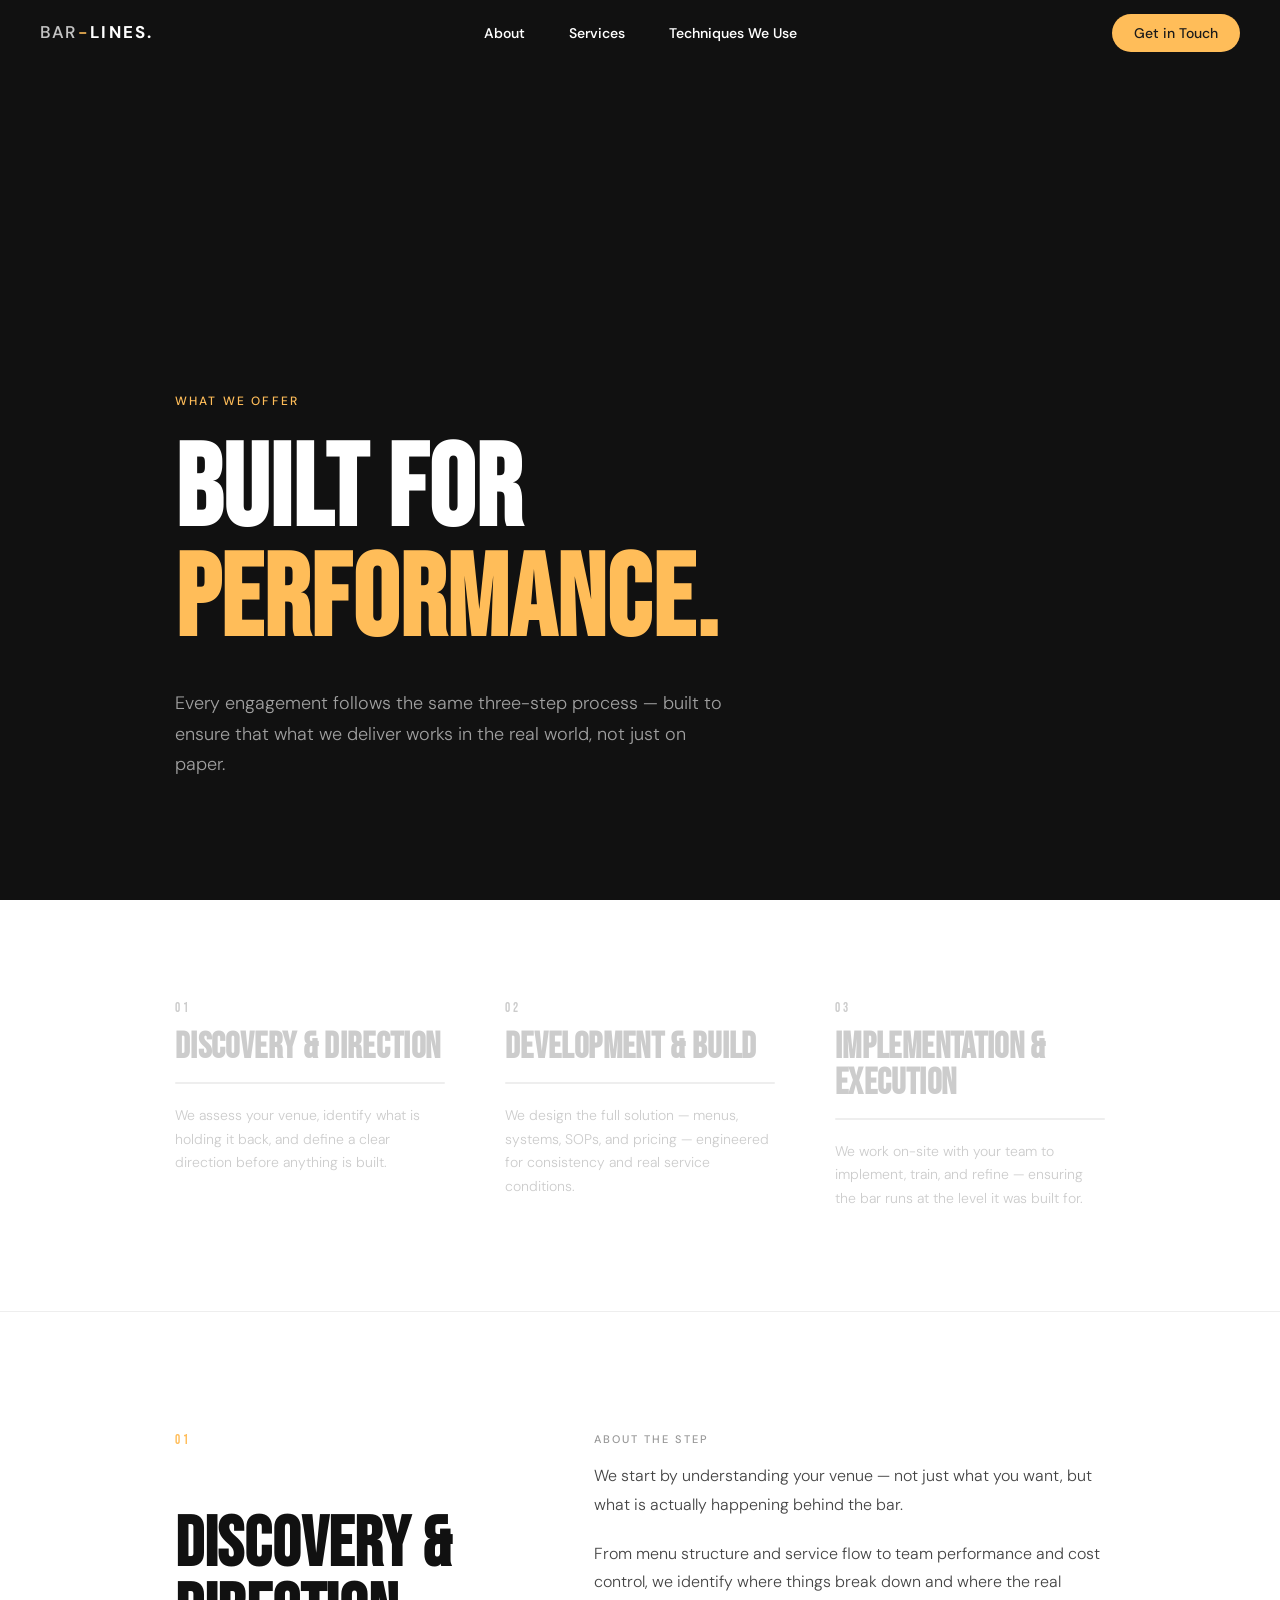
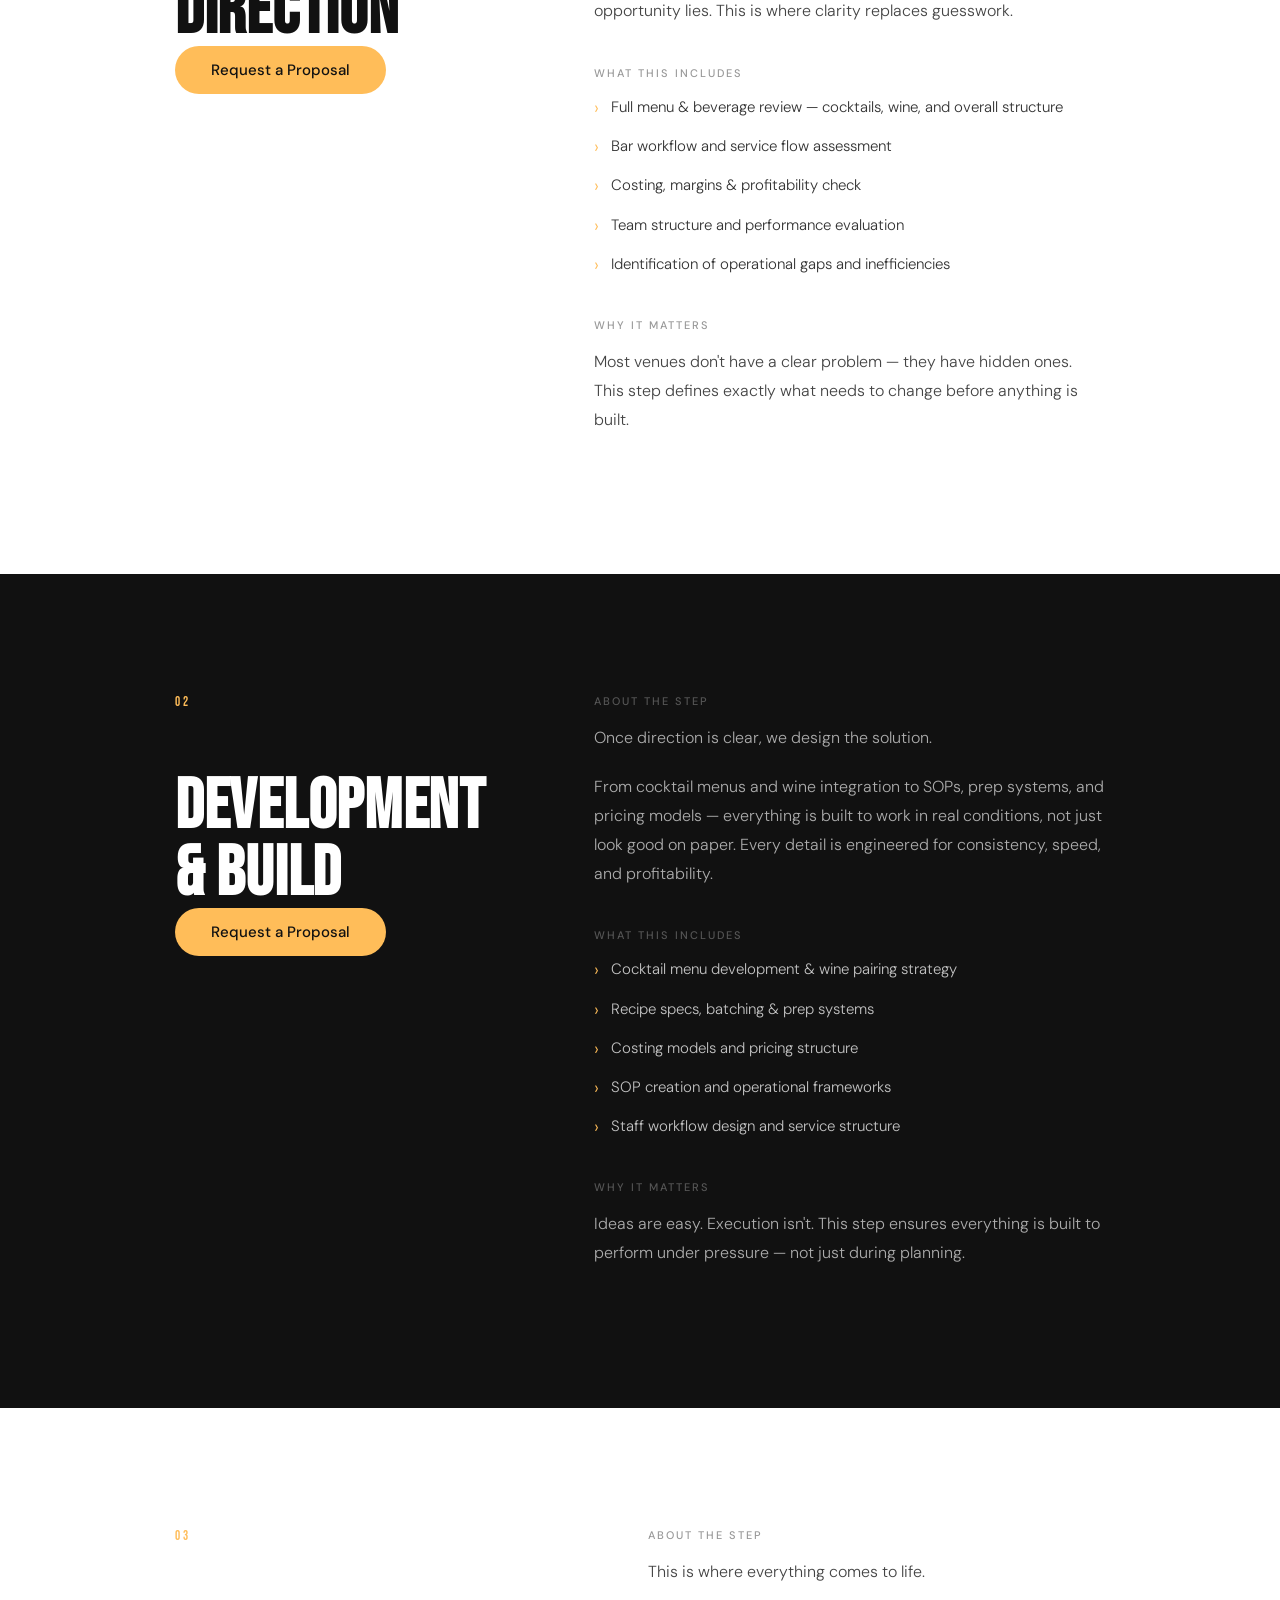
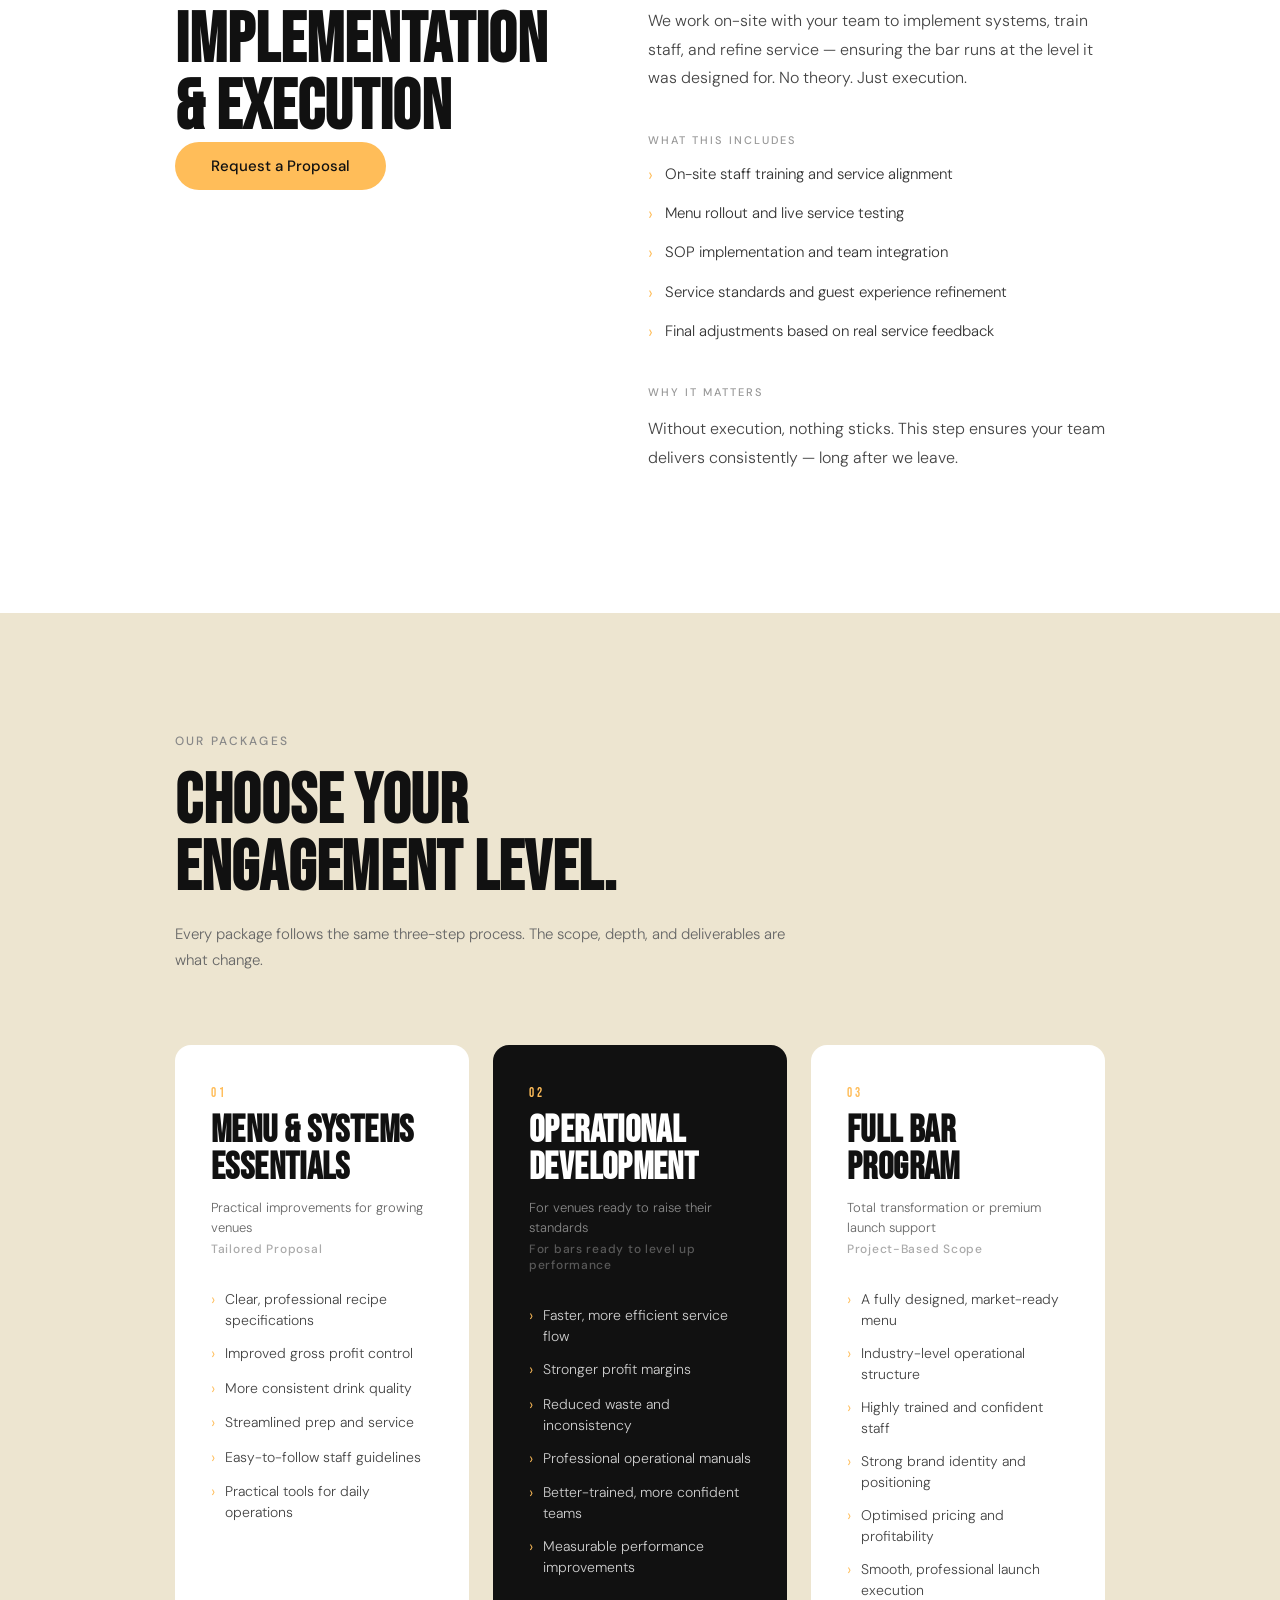
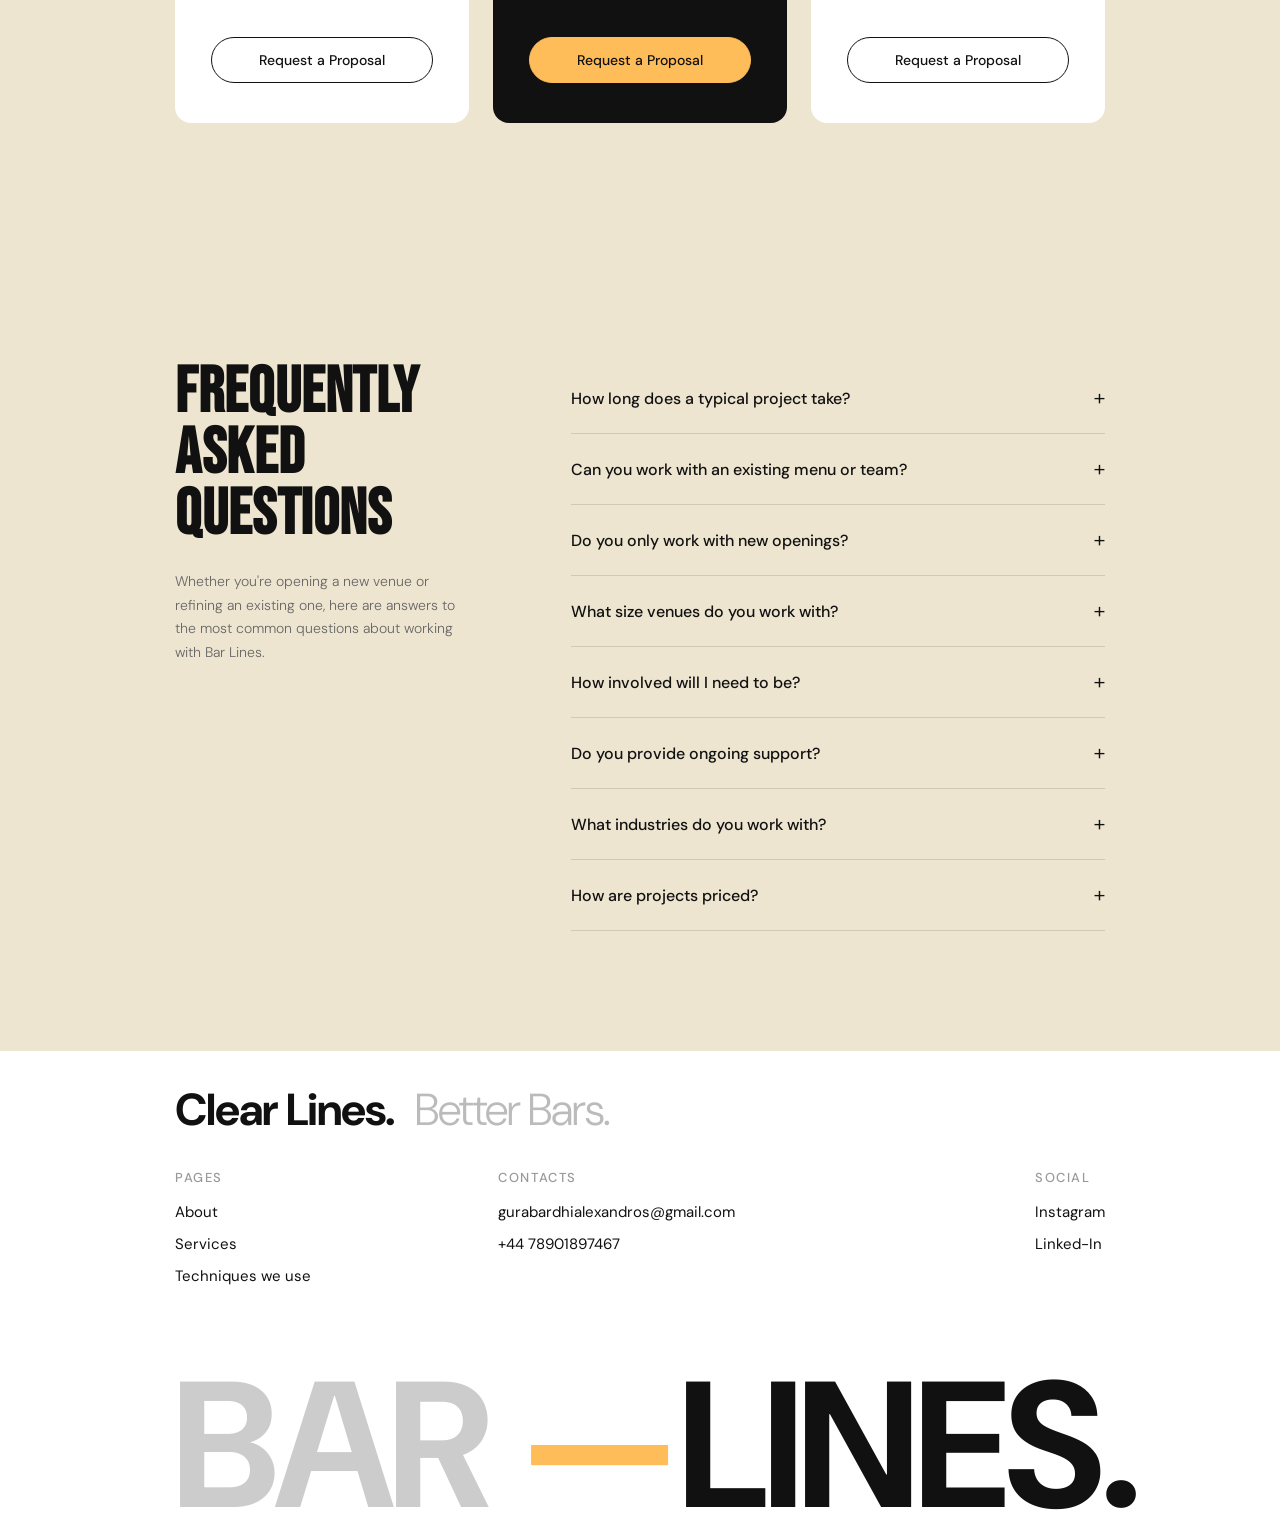
<file: services.html>
<!DOCTYPE html>
<html lang="en">
<head>
<meta charset="UTF-8">
<meta name="viewport" content="width=device-width, initial-scale=1.0">
<title>Services — BAR · LINES.</title>
<link rel="preconnect" href="https://fonts.googleapis.com">
<link rel="preconnect" href="https://fonts.gstatic.com" crossorigin>
<link href="https://fonts.googleapis.com/css2?family=Bebas+Neue&family=DM+Sans:wght@300;400;500&family=Inter+Tight:wght@300;400;500;600;700&display=swap" rel="stylesheet">
<link rel="stylesheet" href="styles.css">
<link rel="stylesheet" href="services.css">
</head>
<body>

<!-- NAVBAR -->
<nav id="navbar">
  <a href="index.html" class="nav-logo">
    <span class="light">BAR</span>
    <span class="dot"> - </span>
    <span class="bold">LINES.</span>
  </a>
  <ul class="nav-links">
    <li><a href="about.html" style="color:#ffffff!important;text-decoration:none!important;">About</a></li>
    <li><a href="services.html" style="color:#ffffff!important;text-decoration:none!important;">Services</a></li>
    <li><a href="#" style="color:#ffffff!important;text-decoration:none!important;">Techniques We Use</a></li>
  </ul>
  <div class="nav-cta-wrap">
    <a href="#" class="nav-cta">Get in Touch</a>
  </div>
  <button class="hamburger" id="hamburger" aria-label="Open menu">
    <span></span><span></span><span></span>
  </button>
</nav>

<!-- MOBILE DRAWER -->
<div class="mobile-menu" id="mobileMenu" aria-hidden="true">
  <div class="mob-topbar">
    <a href="index.html" class="mob-logo">
      <span class="light">BAR</span>
      <span class="dot"> - </span>
      <span class="bold">LINES.</span>
    </a>
    <button class="mob-close" id="mobClose" aria-label="Close menu"></button>
  </div>
  <ul class="mob-links">
    <li><a href="about.html" class="mob-link">About</a></li>
    <li><a href="services.html" class="mob-link">Services</a></li>
    <li><a href="#" class="mob-link">Techniques We Use</a></li>
  </ul>
  <a href="#" class="mob-cta">Get in Touch</a>
</div>

<!-- HERO -->
<section class="srv-hero">
  <div class="srv-hero-inner">
    <p class="srv-hero-label">What We Offer</p>
    <h1 class="srv-hero-headline">
      <span class="srv-line srv-line-1">Built for</span>
      <span class="srv-line srv-line-2">performance.</span>
    </h1>
    <p class="srv-hero-sub">Every engagement follows the same three-step process — built to ensure that what we deliver works in the real world, not just on paper.</p>
  </div>
</section>

<!-- OVERVIEW CARDS -->
<section class="srv-overview" id="srvOverview">
  <div class="srv-overview-grid">

    <div class="srv-ov-card" data-ov="0">
      <p class="srv-ov-number">01</p>
      <h3 class="srv-ov-title">Discovery &amp; Direction</h3>
      <div class="srv-ov-line"><span class="srv-ov-line-fill"></span></div>
      <p class="srv-ov-desc">We assess your venue, identify what is holding it back, and define a clear direction before anything is built.</p>
    </div>

    <div class="srv-ov-card" data-ov="1">
      <p class="srv-ov-number">02</p>
      <h3 class="srv-ov-title">Development &amp; Build</h3>
      <div class="srv-ov-line"><span class="srv-ov-line-fill"></span></div>
      <p class="srv-ov-desc">We design the full solution — menus, systems, SOPs, and pricing — engineered for consistency and real service conditions.</p>
    </div>

    <div class="srv-ov-card" data-ov="2">
      <p class="srv-ov-number">03</p>
      <h3 class="srv-ov-title">Implementation &amp; Execution</h3>
      <div class="srv-ov-line"><span class="srv-ov-line-fill"></span></div>
      <p class="srv-ov-desc">We work on-site with your team to implement, train, and refine — ensuring the bar runs at the level it was built for.</p>
    </div>

  </div>
</section>

<!-- STEP 01 -->
<section class="srv-expanded srv-expanded-light" id="step-01">
  <div class="srv-exp-inner">
    <div class="srv-exp-left">
      <p class="srv-exp-number">01</p>
      <h2 class="srv-exp-title">Discovery &amp;<br>Direction</h2>
      <a href="#contact" class="btn-primary srv-exp-cta">Request a Proposal</a>
    </div>
    <div class="srv-exp-right">
      <p class="srv-exp-section-label">About the step</p>
      <p class="srv-exp-body">We start by understanding your venue — not just what you want, but what is actually happening behind the bar.</p>
      <p class="srv-exp-body">From menu structure and service flow to team performance and cost control, we identify where things break down and where the real opportunity lies. This is where clarity replaces guesswork.</p>
      <p class="srv-exp-section-label">What this includes</p>
      <ul class="srv-exp-bullets">
        <li>Full menu &amp; beverage review — cocktails, wine, and overall structure</li>
        <li>Bar workflow and service flow assessment</li>
        <li>Costing, margins &amp; profitability check</li>
        <li>Team structure and performance evaluation</li>
        <li>Identification of operational gaps and inefficiencies</li>
      </ul>
      <p class="srv-exp-section-label">Why it matters</p>
      <p class="srv-exp-body">Most venues don't have a clear problem — they have hidden ones. This step defines exactly what needs to change before anything is built.</p>
    </div>
  </div>
</section>

<!-- STEP 02 -->
<section class="srv-expanded srv-expanded-dark" id="step-02">
  <div class="srv-exp-inner">
    <div class="srv-exp-left">
      <p class="srv-exp-number">02</p>
      <h2 class="srv-exp-title">Development<br>&amp; Build</h2>
      <a href="#contact" class="btn-primary srv-exp-cta">Request a Proposal</a>
    </div>
    <div class="srv-exp-right">
      <p class="srv-exp-section-label">About the step</p>
      <p class="srv-exp-body">Once direction is clear, we design the solution.</p>
      <p class="srv-exp-body">From cocktail menus and wine integration to SOPs, prep systems, and pricing models — everything is built to work in real conditions, not just look good on paper. Every detail is engineered for consistency, speed, and profitability.</p>
      <p class="srv-exp-section-label">What this includes</p>
      <ul class="srv-exp-bullets">
        <li>Cocktail menu development &amp; wine pairing strategy</li>
        <li>Recipe specs, batching &amp; prep systems</li>
        <li>Costing models and pricing structure</li>
        <li>SOP creation and operational frameworks</li>
        <li>Staff workflow design and service structure</li>
      </ul>
      <p class="srv-exp-section-label">Why it matters</p>
      <p class="srv-exp-body">Ideas are easy. Execution isn't. This step ensures everything is built to perform under pressure — not just during planning.</p>
    </div>
  </div>
</section>

<!-- STEP 03 -->
<section class="srv-expanded srv-expanded-light" id="step-03">
  <div class="srv-exp-inner">
    <div class="srv-exp-left">
      <p class="srv-exp-number">03</p>
      <h2 class="srv-exp-title">Implementation<br>&amp; Execution</h2>
      <a href="#contact" class="btn-primary srv-exp-cta">Request a Proposal</a>
    </div>
    <div class="srv-exp-right">
      <p class="srv-exp-section-label">About the step</p>
      <p class="srv-exp-body">This is where everything comes to life.</p>
      <p class="srv-exp-body">We work on-site with your team to implement systems, train staff, and refine service — ensuring the bar runs at the level it was designed for. No theory. Just execution.</p>
      <p class="srv-exp-section-label">What this includes</p>
      <ul class="srv-exp-bullets">
        <li>On-site staff training and service alignment</li>
        <li>Menu rollout and live service testing</li>
        <li>SOP implementation and team integration</li>
        <li>Service standards and guest experience refinement</li>
        <li>Final adjustments based on real service feedback</li>
      </ul>
      <p class="srv-exp-section-label">Why it matters</p>
      <p class="srv-exp-body">Without execution, nothing sticks. This step ensures your team delivers consistently — long after we leave.</p>
    </div>
  </div>
</section>

<!-- PACKAGES -->
<section class="srv-packages" id="packages">
  <div class="srv-packages-header">
    <p class="srv-packages-label">Our Packages</p>
    <h2 class="srv-packages-title">Choose your<br>engagement level.</h2>
    <p class="srv-packages-sub">Every package follows the same three-step process. The scope, depth, and deliverables are what change.</p>
  </div>
  <div class="srv-cards-grid">

    <div class="srv-card">
      <div class="srv-card-top">
        <p class="srv-card-number">01</p>
        <h2 class="srv-card-title">Menu &amp; Systems<br>Essentials</h2>
        <p class="srv-card-sub">Practical improvements for growing venues</p>
        <p class="srv-card-scope">Tailored Proposal</p>
      </div>
      <ul class="srv-card-bullets">
        <li>Clear, professional recipe specifications</li>
        <li>Improved gross profit control</li>
        <li>More consistent drink quality</li>
        <li>Streamlined prep and service</li>
        <li>Easy-to-follow staff guidelines</li>
        <li>Practical tools for daily operations</li>
      </ul>
      <a href="#contact" class="srv-card-btn">Request a Proposal</a>
    </div>

    <div class="srv-card srv-card-featured">
      <div class="srv-card-top">
        <p class="srv-card-number">02</p>
        <h2 class="srv-card-title">Operational<br>Development</h2>
        <p class="srv-card-sub">For venues ready to raise their standards</p>
        <p class="srv-card-scope">For bars ready to level up performance</p>
      </div>
      <ul class="srv-card-bullets">
        <li>Faster, more efficient service flow</li>
        <li>Stronger profit margins</li>
        <li>Reduced waste and inconsistency</li>
        <li>Professional operational manuals</li>
        <li>Better-trained, more confident teams</li>
        <li>Measurable performance improvements</li>
      </ul>
      <a href="#contact" class="srv-card-btn">Request a Proposal</a>
    </div>

    <div class="srv-card">
      <div class="srv-card-top">
        <p class="srv-card-number">03</p>
        <h2 class="srv-card-title">Full Bar<br>Program</h2>
        <p class="srv-card-sub">Total transformation or premium launch support</p>
        <p class="srv-card-scope">Project-Based Scope</p>
      </div>
      <ul class="srv-card-bullets">
        <li>A fully designed, market-ready menu</li>
        <li>Industry-level operational structure</li>
        <li>Highly trained and confident staff</li>
        <li>Strong brand identity and positioning</li>
        <li>Optimised pricing and profitability</li>
        <li>Smooth, professional launch execution</li>
      </ul>
      <a href="#contact" class="srv-card-btn">Request a Proposal</a>
    </div>

  </div>
</section>

<!-- FAQ -->
<section class="srv-faq" id="faq">
  <div class="srv-faq-inner">
    <div class="srv-faq-left">
      <h2 class="srv-faq-title">Frequently<br>Asked<br>Questions</h2>
      <p class="srv-faq-intro">Whether you're opening a new venue or refining an existing one, here are answers to the most common questions about working with Bar Lines.</p>
    </div>
    <div class="srv-faq-right">
      <div class="faq-item">
        <button class="faq-q">How long does a typical project take? <span class="faq-icon">+</span></button>
        <div class="faq-a"><p>Most projects run between 4 and 10 weeks, depending on scope. A menu refresh may take a few weeks, while full operational systems or pre-opening support require more time.</p></div>
      </div>
      <div class="faq-item">
        <button class="faq-q">Can you work with an existing menu or team? <span class="faq-icon">+</span></button>
        <div class="faq-a"><p>Absolutely. Bar Lines can refine current menus, improve costing, retrain staff, and optimise systems without starting from scratch.</p></div>
      </div>
      <div class="faq-item">
        <button class="faq-q">Do you only work with new openings? <span class="faq-icon">+</span></button>
        <div class="faq-a"><p>No. We regularly work with established bars and hotels that need better structure, improved margins, or a fresh creative direction.</p></div>
      </div>
      <div class="faq-item">
        <button class="faq-q">What size venues do you work with? <span class="faq-icon">+</span></button>
        <div class="faq-a"><p>From small independent bars to hotel operations and multi-site groups. The principles are the same — just scaled to your needs.</p></div>
      </div>
      <div class="faq-item">
        <button class="faq-q">How involved will I need to be? <span class="faq-icon">+</span></button>
        <div class="faq-a"><p>As involved as you'd like. We collaborate closely with owners and managers, but handle the heavy lifting so you can focus on running the business.</p></div>
      </div>
      <div class="faq-item">
        <button class="faq-q">Do you provide ongoing support? <span class="faq-icon">+</span></button>
        <div class="faq-a"><p>Yes. After a project is delivered, we can offer follow-up training, menu updates, and operational reviews as needed.</p></div>
      </div>
      <div class="faq-item">
        <button class="faq-q">What industries do you work with? <span class="faq-icon">+</span></button>
        <div class="faq-a"><p>Bars, restaurants, hotels, members clubs, and hospitality brands — anywhere cocktails and service standards matter.</p></div>
      </div>
      <div class="faq-item">
        <button class="faq-q">How are projects priced? <span class="faq-icon">+</span></button>
        <div class="faq-a"><p>Pricing depends on scope and complexity. After an initial consultation, you'll receive a clear proposal with defined deliverables and timelines.</p></div>
      </div>
    </div>
  </div>
</section>

<!-- FOOTER -->
<footer class="footer" id="footer">
  <div class="footer-top">
    <span class="footer-tagline-black">Clear Lines.</span>
    <span class="footer-tagline-grey">Better Bars.</span>
  </div>
  <div class="footer-mid">
    <div class="footer-col">
      <p class="footer-col-title">Pages</p>
      <a href="about.html">About</a>
      <a href="services.html">Services</a>
      <a href="#">Techniques we use</a>
    </div>
    <div class="footer-col">
      <p class="footer-col-title">Contacts</p>
      <a href="mailto:gurabardhialexandros@gmail.com">gurabardhialexandros@gmail.com</a>
      <a href="tel:+447890187467">+44 78901897467</a>
    </div>
    <div class="footer-col footer-col-social">
      <p class="footer-col-title">Social</p>
      <a href="#">Instagram</a>
      <a href="#">Linked-In</a>
    </div>
  </div>
  <div class="footer-lockup" id="footerLockup">
    <span class="lockup-left">BAR <span class="lockup-dash">—</span></span>
    <span class="lockup-right">LINES.</span>
  </div>
</footer>

<script src="main.js"></script>
<script src="services.js"></script>
</body>
</html>
</file>
<file: styles.css>
*, *::before, *::after { margin: 0; padding: 0; box-sizing: border-box; }

:root {
  --yellow: #ffbd59;
  --white: #ffffff;
  --dark: #1a1a1a;
  --overlay: rgba(10, 8, 5, 0.45);
}

body { font-family: 'DM Sans', sans-serif; background: #111; overflow-x: hidden; min-width: 1280px; }

/* NAV */
nav {
  position: fixed; top: 0; left: 0; right: 0;
  z-index: 100; background: transparent;
  display: grid; grid-template-columns: 1fr auto 1fr;
  align-items: center; padding: 0 40px; height: 64px;
  transition: background 0.4s ease, box-shadow 0.4s ease;
}
nav.scrolled {
  background: rgba(8, 8, 8, 0.24);
  backdrop-filter: blur(16px);
  -webkit-backdrop-filter: blur(16px);
  box-shadow: none;
}
nav.scrolled .nav-logo span.light { color: #9a9a9a; }
nav.scrolled .nav-logo span.bold  { color: #1f1f1f; }
nav.scrolled .nav-links a { color: #fff; }
nav.scrolled .hamburger span { background: #111; }

.nav-links { justify-self: center; }
.nav-cta-wrap { justify-self: end; }

.nav-logo { font-family: 'DM Sans', sans-serif; font-size: 17px; font-weight: 500; letter-spacing: 0.05em; text-decoration: none; display: flex; align-items: center; }
.nav-logo span.light { font-weight: 550; color: rgba(255,255,255,0.75); }
.nav-logo span.dot   { font-weight: 550; color: #ffbd59; margin: 0 2px; }
.nav-logo span.bold  { font-weight: 700; color: #fff; letter-spacing: 0.12em; }

.nav-links { display: flex; align-items: center; gap: 44px; list-style: none; }
.nav-links a { text-decoration: none; color:rgba(255,255,255,0.85); font-size: 14px; font-weight: 550; transition: opacity 0.2s; }
.nav-links a:hover { opacity: 0.55; }

.nav-cta { background: var(--yellow); color: #1a1a1a !important; font-weight: 500 !important; font-size: 14px !important; padding: 10px 22px; border-radius: 100px; text-decoration: none; transition: transform 0.2s, box-shadow 0.2s; white-space: nowrap; }
.nav-cta:hover { transform: translateY(-1px); box-shadow: 0 4px 18px rgba(255,189,89,0.45); }

/* HAMBURGER */
.hamburger { display: none; flex-direction: column; justify-content: center; gap: 5px; background: none; border: none; cursor: pointer; padding: 4px; z-index: 300; justify-self: end; }
.hamburger span { display: block; width: 24px; height: 2px; background: #fff; border-radius: 2px; transition: transform 0.3s ease, opacity 0.3s ease; transform-origin: center; }

/* MOBILE DRAWER */
.mobile-menu { position: fixed; top: 0; left: 0; right: 0; bottom: 0; background: #fff; z-index: 200; display: flex; flex-direction: column; padding: 0 28px 40px; transform: translateY(-100%); transition: transform 0.35s cubic-bezier(.23,1,.32,1); }
.mobile-menu.open { transform: translateY(0); }
.mob-topbar { display: flex; align-items: center; justify-content: space-between; height: 64px; flex-shrink: 0; }
.mob-logo { font-family: 'DM Sans', sans-serif; font-size: 17px; text-decoration: none; display: flex; align-items: center; }
.mob-logo span.light { font-weight: 550; color: #9a9a9a; }
.mob-logo span.dot   { font-weight: 550; color: #ffbd59; margin: 0 2px; }
.mob-logo span.bold  { font-weight: 700; color: #1f1f1f; letter-spacing: 0.12em; }
.mob-close { position: relative; width: 42px; height: 42px; background: #111; border: none; border-radius: 6px; cursor: pointer; display: flex; align-items: center; justify-content: center; flex-shrink: 0; }
.mob-close::before, .mob-close::after { content: ''; position: absolute; width: 16px; height: 2px; background: #fff; border-radius: 2px; }
.mob-close::before { transform: rotate(45deg); }
.mob-close::after  { transform: rotate(-45deg); }
.mob-links { list-style: none; display: flex; flex-direction: column; gap: 0; margin-top: 16px; }
.mob-links li a { display: block; text-decoration: none; color: #222; font-size: 17px; font-weight: 550; padding: 18px 0; transition: color 0.2s; }
.mob-links li a:hover { color: var(--yellow); }
.mob-cta { display: inline-block; margin-top: 28px; background: var(--yellow); color: #111; font-size: 15px; font-weight: 500; padding: 14px 32px; border-radius: 100px; text-decoration: none; align-self: flex-start; }

/* HERO */
.hero { position: relative; width: 100%; height: 100vh; min-height: 600px; display: flex; align-items: flex-end; justify-content: center; padding-bottom: 130px; overflow: hidden; }
.hero-bg-fallback { position: absolute; inset: 0; background: radial-gradient(ellipse at 30% 60%, rgba(180,100,30,0.55) 0%, transparent 60%), radial-gradient(ellipse at 70% 40%, rgba(120,60,10,0.4) 0%, transparent 55%), linear-gradient(135deg, #2a1a08 0%, #1a0e04 40%, #0d0804 100%); z-index: 0; }
.hero-overlay { position: absolute; inset: 0; background: var(--overlay); z-index: 1; }
.hero-video { position: absolute; inset: 0; width: 100%; height: 100%; object-fit: cover; object-position: center center; z-index: 0; opacity: 0.9; }
.hero-content { position: relative; z-index: 2; text-align: center; max-width: 900px; padding: 0 24px; animation: fadeUp 1s ease 0.2s both; }
.hero-headline { font-family: 'Bebas Neue', sans-serif; font-size: clamp(32px, 4.5vw, 62px); line-height: 1; color: var(--white); letter-spacing: 0.04em; text-transform: uppercase; margin-bottom: 18px; text-shadow: 0 2px 40px rgba(0,0,0,0.3); white-space: nowrap; }
.hero-sub { font-size: clamp(15px, 1.6vw, 18px); font-weight: 300; color: rgba(255,255,255,0.88); letter-spacing: 0.01em; margin-bottom: 38px; line-height: 1.5; }
.btn-primary { display: inline-block; background: var(--yellow); color: #111; font-family: 'DM Sans', sans-serif; font-size: 15px; font-weight: 500; padding: 14px 36px; border-radius: 100px; text-decoration: none; transition: transform 0.25s cubic-bezier(.23,1,.32,1), box-shadow 0.25s; }
.btn-primary:hover { transform: translateY(-2px) scale(1.02); box-shadow: 0 8px 28px rgba(255,189,89,0.5); }

@keyframes fadeUp { from { opacity: 0; transform: translateY(28px); } to { opacity: 1; transform: translateY(0); } }

/* ABOUT SECTION */
.about { background: #ede5d0; padding: 100px 175px; }
.about-top { display: grid; grid-template-columns: 1fr 1fr; gap: 40px; align-items: start; margin-bottom: 60px; }
.about-label { font-family: 'DM Sans', sans-serif; font-size: 12px; font-weight: 500; letter-spacing: 0.18em; text-transform: uppercase; color: #888; padding-top: 4px; }
.about-para { font-size: 16px; font-weight: 300; line-height: 1.75; color: #333; }
.about-big-word { font-family: 'Bebas Neue', sans-serif; font-size: clamp(80px, 14vw, 180px); line-height: 0.85; color: #111; letter-spacing: 0.01em; text-transform: uppercase; margin-bottom: 60px; }
.about-grid { display: grid; grid-template-columns: 1fr 1fr; gap: 48px; align-items: start; }
.about-image-wrap { width: 100%; aspect-ratio: 4/5; border-radius: 12px; overflow: hidden; background: #111; }
.about-image-wrap img { width: 100%; height: 100%; object-fit: cover; display: block; }
.about-services-list { display: flex; flex-direction: column; gap: 0; align-self: center; }
.about-service-item { border-radius: 10px; padding: 22px 24px; cursor: pointer; transition: background 0.3s ease; background: transparent; margin-bottom: 8px; }
.about-service-item:hover { background: var(--yellow); }
.about-service-header { display: flex; align-items: center; justify-content: space-between; gap: 16px; }
.about-service-title { font-size: 18px; font-weight: 500; color: #111; letter-spacing: -0.01em; }
.about-service-arrow { width: 40px; height: 40px; border-radius: 50%; border: 2px solid #111; display: flex; align-items: center; justify-content: center; flex-shrink: 0; transition: background 0.3s, border-color 0.3s; }
.about-service-item:hover .about-service-arrow { background: #111; border-color: #111; }
.about-service-arrow svg { width: 16px; height: 16px; }
.about-service-arrow svg path { stroke: #111; transition: stroke 0.3s; }
.about-service-item:hover .about-service-arrow svg path { stroke: #fff; }
.about-service-body { max-height: 0; overflow: hidden; transition: max-height 0.35s ease, opacity 0.3s ease; opacity: 0; }
.about-service-item:hover .about-service-body { max-height: 120px; opacity: 1; }
.about-service-body p { margin-top: 12px; font-size: 14px; font-weight: 300; color: #333; line-height: 1.6; }

/* SERVICES SECTION */
.services-section { background: #111; padding: 144px 175px 130px; overflow: hidden; }
.services-top { display: grid; grid-template-columns: 1fr 1fr; gap: 40px; align-items: start; margin-bottom: 48px; }
.services-label { font-family: 'DM Sans', sans-serif; font-size: 20px; font-weight: 500; letter-spacing: 0.2em; text-transform: uppercase; color: #9a9a9a; padding-top: 4px; max-width: 100%; }
.services-para { font-size: 20px; font-weight: 300; line-height: 1.8; color: #fff; max-width: 100%; }
.services-big-word { font-family: 'Bebas Neue', sans-serif; font-weight: 900; font-size: 350px; line-height: 0.9; color: #fff; letter-spacing: -0.01em; text-transform: uppercase; margin-top: 80px; margin-bottom: 56px; white-space: nowrap; width: 100vw; position: relative; left: 50%; transform: translateX(-50%); text-align: center; overflow: hidden; display: block; }
.services-grid { display: grid; grid-template-columns: 1fr 1fr; gap: 60px; align-items: center; }
.services-list { display: flex; flex-direction: column; gap: 0; }
.service-item { padding: 6px 0; cursor: pointer; background: transparent; }
.service-title { font-family: "Inter Tight", sans-serif; font-size: 32px; font-weight: 600; color: #9a9a9a; letter-spacing: -0.02em; line-height: 1.15; transition: color 0.3s ease; display: block; white-space: nowrap; }
.service-item:hover .service-title { color: #fff; }
.service-desc { font-size: 14px; font-weight: 300; color:rgba(255,255,255,0.25); line-height: 1.6; margin-top: 8px; transition: color 0.25s ease; }
.service-item:hover .service-desc { color: rgba(255,255,255,0.65); }

.services-image-wrap { width: 100%; border-radius: 16px; overflow: hidden; background: #222; aspect-ratio: 1302/932; }
.service-img { width: 100%; height: 100%; object-fit: cover; object-position: center; display: block; border-radius: 16px; position: absolute; top: 0; left: 0; opacity: 0; transition: opacity 0.4s ease; }
.service-img.active { opacity: 1; }

/* Desktop service body */
.service-header { display: flex; align-items: center; justify-content: space-between; gap: 16px; }
.service-arrow { display: none; }
.service-body { display: block; max-height: 0; opacity: 0; overflow: hidden; transition: max-height 0.35s ease, opacity 0.3s ease; }
.service-body p { font-size: 14px; font-weight: 300; color: rgba(255,255,255,0.25); line-height: 1.6; margin-top: 6px; transition: color 0.25s ease; max-width: 480px; white-space: normal; }
.service-item:hover .service-body p { color: rgba(255,255,255,0.65); }
.service-item:hover .service-body { max-height: 200px; opacity: 1; overflow: visible; }
.service-item { background: transparent !important; padding: 6px 0; }
.service-item.active { background: transparent !important; }

/* DAY/NIGHT TOGGLE */
.theme-toggle {
  position: fixed;
  bottom: 32px;
  right: 32px;
  z-index: 999;
  width: 52px;
  height: 52px;
  border-radius: 50%;
  background: var(--yellow);
  border: none;
  cursor: pointer;
  display: flex;
  align-items: center;
  justify-content: center;
  box-shadow: 0 4px 20px rgba(0,0,0,0.3);
  transition: transform 0.2s ease, box-shadow 0.2s ease;
}
.theme-toggle:hover {
  transform: scale(1.1);
  box-shadow: 0 6px 28px rgba(255,189,89,0.5);
}
.theme-toggle svg { width: 22px; height: 22px; }
.icon-moon { display: block; }
.icon-sun  { display: none; }

/* ── REVEAL SECTION ── */
.reveal-section {
  background: #F2F0EF;
  padding: 100px 175px;
  overflow: hidden;
}

.reveal-label {
  font-family: 'DM Sans', sans-serif;
  font-size: 14px;
  font-weight: 500;
  letter-spacing: 0.15em;
  text-transform: uppercase;
  color: #111;
  margin-bottom: 40px;
}
.reveal-label .rl-bar   { color: #9a9a9a; }
.reveal-label .rl-dash  { color: #ffbd59; margin: 0 4px; }
.reveal-label .rl-lines { color: #111; font-weight: 700; }

/* Scroll fill text */
.scroll-fill-text {
  font-family: 'Bebas Neue', sans-serif;
  font-size: clamp(48px, 7vw, 100px);
  font-weight: 900;
  line-height: 1.05;
  letter-spacing: -0.01em;
  text-transform: uppercase;
  margin-top: 80px;
  margin-bottom: 80px;
  display: inline-block;
  width: 100%;
}

.scroll-fill-text .word {
  color: lab(100% 0.01 -0.01);
  display: inline-block;
  margin-right: 0.22em;
  transition: color 0.18s linear;
}

.scroll-fill-text br + .word {
  margin-left: 0;
}

/* Cards track */

/* BASE (shared) */
.cards-track-wrap {
  overflow: hidden;
  margin: 0 -175px;
}

/* IMAGE ROW (tight spacing) */
.photo-track-wrap {
  padding: 20px 0 28px;
  margin-bottom: 28px;
}

/* TESTIMONIAL ROW (normal spacing) */
.testimonial-track-wrap {
  padding: 12px 0 0;
  margin-bottom: 0;
}

.cards-track {
  display: flex;
  padding: 0;
  width: max-content;
  will-change: transform;
  transform: translateX(0px);
}

/* tighter spacing for images */
.photo-track {
  gap: 16px;
}

/* keep testimonials spaced */
.testimonial-track {
  gap: 20px;
  padding-left: 120px;
  padding-right: 175px;
}

/* Photo cards */
.photo-card {
  width: 260px;
  height: 260px;
  flex-shrink: 0;
  border-radius: 8px;
  overflow: hidden;
}


.photo-loop-wrap {
  overflow: hidden;
  width: 100%;
  padding: 30px 0 40px;
  margin-bottom: 28px;
  position: relative;
}

.photo-loop-track {
  display: flex;
  align-items: center;
  width: max-content;
  will-change: transform;
  transform: translateX(0);
  column-gap: 16px;
}

.photo-loop-group {
  display: flex;
  gap: 16px;
  flex-shrink: 0;
}

.photo-card {
  width: 280px;
  height: 280px;
  flex-shrink: 0;
  border-radius: 0;
  overflow: hidden;
  transform: none;
  transition: transform 0.3s ease;
  cursor: pointer;
}
.photo-card:hover {
  transform: rotate(3deg) scale(1.03) !important;
}

.photo-card img { width: 100%; height: 100%; object-fit: cover; display: block; }

/* Testimonial cards */
.test-card {
  width: 280px;
  min-height: 280px;
  flex-shrink: 0;
  background: #f8f8f8;
  border-radius: 6px;
  padding: 24px;
  transform: rotate(0deg);
  transition: transform 0.4s cubic-bezier(.23,1,.32,1);
  cursor: pointer;
  display: flex;
  flex-direction: column;
  gap: 8px;
}

.test-card:hover {
  transform: rotate(3deg) scale(1.03) !important;
}

.test-avatar {
  width: 40px;
  height: 40px;
  border-radius: 50%;
  background: #bfbdbd;
  margin-bottom: 4px;
}
.test-name { font-size: 14px; font-weight: 600; color: #111; }
.test-loc  { font-size: 12px; font-weight: 400; color: #888; margin-bottom: 8px; }
.test-card p { font-size: 14px; font-weight: 300; color: #333; line-height: 1.65; font-style: italic; }

@media (max-width: 768px) {
  .reveal-section { padding: 60px 24px; }
  .cards-track-wrap { margin: 0 -24px; }
  .cards-track { padding: 0 24px; }
  .photo-card { width: 220px; height: 220px; }
  .test-card { width: 240px; }
}

@media (max-width: 768px) {

  body { min-width: unset; overflow-x: hidden; }

  /* NAV */
  nav {
    grid-template-columns: auto 1fr auto;
    padding: 0 20px;
    background: transparent;
    box-shadow: none;
    backdrop-filter: none;
    transition: background 0.4s ease, backdrop-filter 0.4s ease;
  }
  nav.scrolled {
    background: transparent !important;
    box-shadow: none !important;
  }
  nav.scrolled .nav-logo span.light { color: rgba(255,255,255,0.75); }
  nav.scrolled .nav-logo span.bold  { color: #fff; }
  nav.scrolled .nav-links a { color: rgba(255,255,255,0.85); }
  nav.scrolled .hamburger span { background: #fff; }
  .nav-links, .nav-cta-wrap { display: none; }
  .hamburger { display: flex; }

  /* HERO — content at bottom */
  .hero {
    min-height: 100svh;
    align-items: flex-end;
    padding-bottom: 60px;
  }
  .hero-video {
    width: 100%;
    height: 100%;
    object-fit: cover;
    object-position: center center;
  }
  .hero-content {
    padding: 0 24px;
    text-align: center;
    max-width: 100%;
  }
  .hero-headline {
    white-space: normal;
    font-size: clamp(36px, 11vw, 60px);
    text-align: center;
    margin-bottom: 12px;
  }
  .hero-sub {
    font-size: 14px;
    text-align: center;
    margin-bottom: 24px;
  }
  .btn-primary {
    font-size: 14px;
    padding: 12px 28px;
  }

  /* SERVICES SECTION */
  .services-section {
    padding: 48px 20px 60px;
    overflow: hidden;
  }
  .services-top {
    grid-template-columns: 1fr;
    gap: 12px;
    margin-bottom: 24px;
  }
  .services-label { font-size: 11px; }
  .services-para  { font-size: 13px; line-height: 1.6; }

  .services-big-word {
    font-size: 22vw;
    margin-top: 0;
    margin-bottom: 24px;
    order: -1;
  }
  .services-section { display: flex; flex-direction: column; }
  .services-top { order: 1; }
  .services-grid { order: 2; }

  /* Mobile services — full width accordion */
  .services-grid { grid-template-columns: 1fr; gap: 0; }
  .services-image-wrap { display: none; }
  .services-list { gap: 0; }
  .service-item {
    border-radius: 10px;
    padding: 18px 20px;
    margin-bottom: 6px;
    background: transparent !important;
    transition: background 0.3s ease;
    cursor: pointer;
  }
  .service-item.active { background: var(--yellow) !important; }
  .service-header { display: flex; align-items: center; justify-content: space-between; gap: 12px; }
  .service-arrow { display: flex; }
  .service-body { display: block; }
  .service-title {
    font-family: 'DM Sans', sans-serif;
    font-size: 16px !important;
    font-weight: 500 !important;
    white-space: normal;
    line-height: 1.3;
    color: #fff;
    letter-spacing: -0.01em;
    transition: color 0.3s;
  }
  .service-item.active .service-title { color: #111; }
  .service-arrow {
    width: 34px; height: 34px;
    border-radius: 50%;
    border: 2px solid rgba(255,255,255,0.3);
    display: flex; align-items: center; justify-content: center;
    flex-shrink: 0;
    transition: background 0.3s, border-color 0.3s;
  }
  .service-item.active .service-arrow { background: #111; border-color: #111; }
  .service-arrow svg { width: 14px; height: 14px; }
  .service-arrow svg path { stroke: #fff; }
  .service-body { max-height: 0; overflow: hidden; opacity: 0; transition: max-height 0.35s ease, opacity 0.3s ease; }
  .service-item.active .service-body { max-height: 120px; opacity: 1; }
  .service-body p { margin-top: 10px; font-size: 13px; font-weight: 300; color: #333; line-height: 1.6; }

  /* Theme toggle smaller on mobile */
  .theme-toggle {
    width: 40px;
    height: 40px;
    bottom: 20px;
    right: 20px;
  }
  .theme-toggle svg { width: 16px; height: 16px; }
}

/* ── FOOTER ── */
.footer {
  background: #fff;
  padding: 30px 175px 0;
  overflow: hidden;
}

/* Tagline */
.footer-top {
  margin-bottom: 30px;
}
.footer-tagline-black {
  font-family: 'DM Sans', sans-serif;
  font-size: clamp(28px, 3.5vw, 48px);
  font-weight: 700;
  color: #111;
  letter-spacing: -0.02em;
  margin-right: 16px;
}
.footer-tagline-grey {
  font-family: 'DM Sans', sans-serif;
  font-size: clamp(28px, 3.5vw, 48px);
  font-weight: 300;
  color: #bbb;
  letter-spacing: -0.02em;
}

/* Three-column middle */
.footer-mid {
  display: grid;
  grid-template-columns: 1fr 1fr 1fr;
  gap: 40px;
  margin-bottom: 80px;
}
.footer-col {
  display: flex;
  flex-direction: column;
  gap: 12px;
}
.footer-col-social {
  justify-self: end;
}
.footer-col-title {
  font-family: 'DM Sans', sans-serif;
  font-size: 13px;
  font-weight: 500;
  letter-spacing: 0.12em;
  text-transform: uppercase;
  color: #999;
  margin-bottom: 4px;
}
.footer-col a {
  font-family: 'DM Sans', sans-serif;
  font-size: 15px;
  font-weight: 400;
  color: #111;
  text-decoration: none;
  transition: color 0.2s;
}
.footer-col a:hover {
  color: var(--yellow);
}

/* BAR — LINES. lockup */
.footer-lockup {
  display: flex;
  align-items: baseline;
  gap: 0.15em;
  overflow: hidden;
  line-height: 0.9;
  padding-bottom: 0;
  margin-left: -175px;
  margin-right: -175px;
}
.lockup-left,
.lockup-right {
  font-family: 'DM Sans', sans-serif;
  font-size: 14vw;
  font-weight: 700;
  line-height: 0.9;
  letter-spacing: -0.03em;
  display: inline-block;
  will-change: transform, opacity;
  transition: transform 0.9s cubic-bezier(.16,1,.3,1), opacity 0.9s ease;
}
.lockup-left  {
  color: #ccc;
  transform: translateX(-120px);
  opacity: 0;
}
.lockup-right {
  color: #111;
  transform: translateX(120px);
  opacity: 0;
}
.footer-lockup.visible .lockup-left,
.footer-lockup.visible .lockup-right {
  transform: translateX(0);
  opacity: 1;
}
.footer-lockup.visible .lockup-right {
  transition-delay: 0.08s;
}

/* Footer mobile */
@media (max-width: 768px) {
  .footer {
    padding: 60px 24px 0;
  }
  .footer-mid {
    grid-template-columns: 1fr 1fr;
    gap: 32px;
  }
  .footer-col-social {
    justify-self: start;
  }
}

/* Yellow dash in lockup */
.lockup-dash {
  color: var(--yellow);
}

/* Pull lockup flush to the left content edge */
.footer-lockup {
  margin-left: -0.2em; /* compensate for font's natural left bearing */
}
</file>
<file: services.css>
/* ══════════════════════════════════════
   SERVICES PAGE
══════════════════════════════════════ */

/* ── HERO ── */
.srv-hero {
  background: #111;
  min-height: 100vh;
  display: flex;
  align-items: flex-end;
  padding: 0 175px 120px;
  overflow: hidden;
}
.srv-hero-inner { max-width: 860px; }
.srv-hero-label {
  font-size: 12px;
  font-weight: 500;
  letter-spacing: 0.18em;
  text-transform: uppercase;
  color: var(--yellow);
  margin-bottom: 28px;
}
.srv-hero-headline {
  font-family: 'Bebas Neue', sans-serif;
  font-size: clamp(64px, 9vw, 130px);
  line-height: 0.95;
  color: #fff;
  letter-spacing: 0.01em;
  text-transform: uppercase;
  margin-bottom: 32px;
  display: flex;
  flex-direction: column;
  overflow: hidden;
}
.srv-line {
  display: block;
  transform: translateY(110%);
  opacity: 0;
  transition: transform 1s cubic-bezier(.16,1,.3,1), opacity 0.8s ease;
}
.srv-line-2 {
  color: var(--yellow);
  transition-delay: 0.15s;
}
.srv-hero.visible .srv-line {
  transform: translateY(0);
  opacity: 1;
}
.srv-hero-sub {
  font-size: 18px;
  font-weight: 300;
  color: rgba(255,255,255,0.6);
  line-height: 1.7;
  max-width: 560px;
  transform: translateY(20px);
  opacity: 0;
  transition: transform 0.9s ease 0.4s, opacity 0.9s ease 0.4s;
}
.srv-hero.visible .srv-hero-sub {
  transform: translateY(0);
  opacity: 1;
}

/* ── OVERVIEW CARDS ── */
.srv-overview {
  background: #fff;
  padding: 100px 175px;
  border-bottom: 1px solid #eee;
}
.srv-overview-grid {
  display: grid;
  grid-template-columns: repeat(3, 1fr);
  gap: 60px;
}
.srv-ov-card {
  display: flex;
  flex-direction: column;
}
.srv-ov-number {
  font-family: 'Bebas Neue', sans-serif;
  font-size: 13px;
  letter-spacing: 0.2em;
  color: #ccc;
  margin-bottom: 14px;
  transition: color 0.5s ease;
}
.srv-ov-title {
  font-family: 'Bebas Neue', sans-serif;
  font-size: clamp(28px, 2.8vw, 40px);
  line-height: 1;
  letter-spacing: 0.01em;
  text-transform: uppercase;
  color: #ccc;
  margin-bottom: 16px;
  transition: color 0.5s ease;
}
.srv-ov-line {
  width: 100%;
  height: 2px;
  background: #eee;
  margin-bottom: 20px;
  border-radius: 2px;
  overflow: hidden;
}
.srv-ov-line-fill {
  display: block;
  height: 100%;
  width: 0%;
  background: var(--yellow);
  border-radius: 2px;
  transition: width 0.8s cubic-bezier(.16,1,.3,1);
}
.srv-ov-desc {
  font-size: 14px;
  font-weight: 300;
  color: #ccc;
  line-height: 1.7;
  transition: color 0.5s ease;
}
/* filled state */
.srv-ov-card.filled .srv-ov-number    { color: #999; }
.srv-ov-card.filled .srv-ov-title     { color: #111; }
.srv-ov-card.filled .srv-ov-desc      { color: #555; }
.srv-ov-card.filled .srv-ov-line-fill { width: 100%; }

/* stagger the line transition per card */
.srv-ov-card:nth-child(2) .srv-ov-line-fill { transition-delay: 0.1s; }
.srv-ov-card:nth-child(3) .srv-ov-line-fill { transition-delay: 0.2s; }

/* ── EXPANDED STEP SECTIONS ── */
.srv-expanded {
  padding: 120px 175px;
  overflow: hidden;
}
.srv-expanded-light { background: #fff; }
.srv-expanded-dark  { background: #111; }

.srv-exp-inner {
  display: grid;
  grid-template-columns: 1fr 1.6fr;
  gap: 100px;
  align-items: start;
  opacity: 0;
  transform: translateY(48px);
  transition: opacity 0.9s ease, transform 0.9s cubic-bezier(.16,1,.3,1);
}
.srv-exp-inner.visible {
  opacity: 1;
  transform: translateY(0);
}

/* Left col */
.srv-exp-number {
  font-family: 'Bebas Neue', sans-serif;
  font-size: 13px;
  letter-spacing: 0.2em;
  color: var(--yellow);
  margin-bottom: 16px;
}
.srv-exp-title {
  font-family: 'Bebas Neue', sans-serif;
  font-size: clamp(52px, 5.5vw, 80px);
  line-height: 0.95;
  letter-spacing: 0.01em;
  text-transform: uppercase;
  margin-bottom: 48px;
  position: sticky;
  top: 100px;
}
.srv-expanded-light .srv-exp-title { color: #111; }
.srv-expanded-dark  .srv-exp-title { color: #fff; }

.srv-exp-cta {
  position: sticky;
  top: 240px;
  display: inline-block;
}

/* Right col */
.srv-exp-section-label {
  font-size: 11px;
  font-weight: 500;
  letter-spacing: 0.18em;
  text-transform: uppercase;
  margin-bottom: 16px;
  margin-top: 40px;
  display: block;
}
.srv-exp-right > .srv-exp-section-label:first-child { margin-top: 0; }
.srv-expanded-light .srv-exp-section-label { color: #999; }
.srv-expanded-dark  .srv-exp-section-label { color: #555; }

.srv-exp-body {
  font-size: 16px;
  font-weight: 300;
  line-height: 1.8;
  margin-bottom: 20px;
}
.srv-expanded-light .srv-exp-body { color: #444; }
.srv-expanded-dark  .srv-exp-body { color: rgba(255,255,255,0.65); }

.srv-exp-bullets {
  list-style: none;
  display: flex;
  flex-direction: column;
  gap: 14px;
  margin-bottom: 40px;
  padding: 0;
}
.srv-exp-bullets li {
  font-size: 15px;
  font-weight: 300;
  line-height: 1.5;
  display: flex;
  align-items: flex-start;
  gap: 12px;
}
.srv-expanded-light .srv-exp-bullets li { color: #333; }
.srv-expanded-dark  .srv-exp-bullets li { color: rgba(255,255,255,0.75); }
.srv-exp-bullets li::before {
  content: '›';
  font-size: 18px;
  color: var(--yellow);
  flex-shrink: 0;
  line-height: 1.4;
}

/* ── PACKAGES SECTION ── */
.srv-packages {
  background: #ede5d0;
  padding: 120px 175px;
}
.srv-packages-header {
  margin-bottom: 72px;
  max-width: 640px;
}
.srv-packages-label {
  font-size: 12px;
  font-weight: 500;
  letter-spacing: 0.18em;
  text-transform: uppercase;
  color: #888;
  margin-bottom: 20px;
  display: block;
}
.srv-packages-title {
  font-family: 'Bebas Neue', sans-serif;
  font-size: clamp(48px, 5.5vw, 76px);
  line-height: 0.95;
  color: #111;
  letter-spacing: 0.01em;
  text-transform: uppercase;
  margin-bottom: 20px;
}
.srv-packages-sub {
  font-size: 15px;
  font-weight: 300;
  color: #666;
  line-height: 1.7;
}

/* ── PACKAGE CARDS ── */
.srv-cards-grid {
  display: grid;
  grid-template-columns: repeat(3, 1fr);
  gap: 24px;
  align-items: stretch;
}
.srv-card {
  background: #fff;
  border-radius: 16px;
  padding: 40px 36px;
  display: flex;
  flex-direction: column;
  opacity: 0;
  transform: translateY(40px);
  transition: opacity 0.8s ease, transform 0.8s cubic-bezier(.16,1,.3,1);
}
.srv-card.visible { opacity: 1; transform: translateY(0); }
.srv-card:nth-child(2) { transition-delay: 0.12s; }
.srv-card:nth-child(3) { transition-delay: 0.24s; }

.srv-card-featured { background: #111; }
.srv-card-featured .srv-card-number  { color: var(--yellow); }
.srv-card-featured .srv-card-title   { color: #fff; }
.srv-card-featured .srv-card-sub     { color: rgba(255,255,255,0.5); }
.srv-card-featured .srv-card-scope   { color: rgba(255,255,255,0.3); }
.srv-card-featured .srv-card-bullets li { color: rgba(255,255,255,0.8); }
.srv-card-featured .srv-card-bullets li::before { color: var(--yellow); }
.srv-card-featured .srv-card-btn {
  background: var(--yellow);
  color: #111;
  border-color: var(--yellow);
}
.srv-card-featured .srv-card-btn:hover {
  background: transparent;
  color: var(--yellow);
}

.srv-card-top { margin-bottom: 32px; }
.srv-card-number {
  font-family: 'Bebas Neue', sans-serif;
  font-size: 13px;
  letter-spacing: 0.2em;
  color: var(--yellow);
  margin-bottom: 12px;
}
.srv-card-title {
  font-family: 'Bebas Neue', sans-serif;
  font-size: clamp(32px, 3vw, 44px);
  line-height: 0.95;
  color: #111;
  letter-spacing: 0.01em;
  text-transform: uppercase;
  margin-bottom: 12px;
}
.srv-card-sub {
  font-size: 13px;
  font-weight: 300;
  color: #666;
  line-height: 1.5;
  margin-bottom: 4px;
}
.srv-card-scope {
  font-size: 12px;
  font-weight: 500;
  color: #aaa;
  letter-spacing: 0.06em;
}
.srv-card-bullets {
  list-style: none;
  display: flex;
  flex-direction: column;
  gap: 12px;
  margin-bottom: 36px;
  flex: 1;
  padding: 0;
}
.srv-card-bullets li {
  font-size: 14px;
  font-weight: 300;
  color: #444;
  line-height: 1.5;
  display: flex;
  align-items: flex-start;
  gap: 10px;
}
.srv-card-bullets li::before {
  content: '›';
  font-size: 16px;
  color: var(--yellow);
  flex-shrink: 0;
  line-height: 1.4;
}
.srv-card-btn {
  display: block;
  text-align: center;
  font-family: 'DM Sans', sans-serif;
  font-size: 14px;
  font-weight: 500;
  color: #111;
  border: 1.5px solid #111;
  border-radius: 100px;
  padding: 13px 24px;
  text-decoration: none;
  transition: background 0.25s, color 0.25s;
  margin-top: auto;
}
.srv-card-btn:hover { background: #111; color: #fff; }

/* ── FAQ ── */
.srv-faq {
  background: #ede5d0;
  padding: 120px 175px;
}
.srv-faq-inner {
  display: grid;
  grid-template-columns: 1fr 1.8fr;
  gap: 100px;
  align-items: start;
}
.srv-faq-title {
  font-family: 'Bebas Neue', sans-serif;
  font-size: clamp(48px, 5vw, 76px);
  line-height: 0.95;
  color: #111;
  letter-spacing: 0.01em;
  text-transform: uppercase;
  margin-bottom: 24px;
  position: sticky;
  top: 100px;
}
.srv-faq-intro {
  font-size: 14px;
  font-weight: 300;
  color: #666;
  line-height: 1.7;
  position: sticky;
  top: 280px;
}
.srv-faq-right { display: flex; flex-direction: column; }

.faq-item {
  border-bottom: 1px solid rgba(0,0,0,0.12);
  opacity: 0;
  transform: translateY(16px);
  transition: opacity 0.5s ease, transform 0.5s ease;
}
.faq-item.visible {
  opacity: 1;
  transform: translateY(0);
}
.faq-q {
  width: 100%;
  background: none;
  border: none;
  cursor: pointer;
  display: flex;
  align-items: center;
  justify-content: space-between;
  gap: 16px;
  padding: 24px 0;
  font-family: 'DM Sans', sans-serif;
  font-size: 16px;
  font-weight: 500;
  color: #111;
  text-align: left;
  transition: color 0.2s;
}
.faq-q:hover { color: var(--yellow); }
.faq-icon {
  font-size: 22px;
  font-weight: 300;
  color: #111;
  flex-shrink: 0;
  line-height: 1;
  transition: transform 0.35s cubic-bezier(.16,1,.3,1), color 0.2s;
  display: inline-block;
}
.faq-item.open .faq-icon {
  transform: rotate(45deg);
  color: var(--yellow);
}
.faq-a {
  max-height: 0;
  overflow: hidden;
  opacity: 0;
  transition: max-height 0.45s cubic-bezier(.16,1,.3,1), opacity 0.35s ease;
}
.faq-item.open .faq-a {
  max-height: 400px;
  opacity: 1;
}
.faq-a p {
  font-size: 14px;
  font-weight: 300;
  color: #555;
  line-height: 1.75;
  padding-bottom: 24px;
}

/* ── MOBILE ── */
@media (max-width: 768px) {
  .srv-hero         { padding: 0 24px 80px; }
  .srv-overview     { padding: 80px 24px; }
  .srv-overview-grid { grid-template-columns: 1fr; gap: 48px; }
  .srv-expanded     { padding: 80px 24px; }
  .srv-exp-inner    { grid-template-columns: 1fr; gap: 48px; }
  .srv-exp-title    { position: static; }
  .srv-exp-cta      { position: static; }
  .srv-packages     { padding: 80px 24px; }
  .srv-cards-grid   { grid-template-columns: 1fr; }
  .srv-faq          { padding: 80px 24px; }
  .srv-faq-inner    { grid-template-columns: 1fr; gap: 48px; }
  .srv-faq-title    { position: static; }
  .srv-faq-intro    { position: static; }
}
</file>
